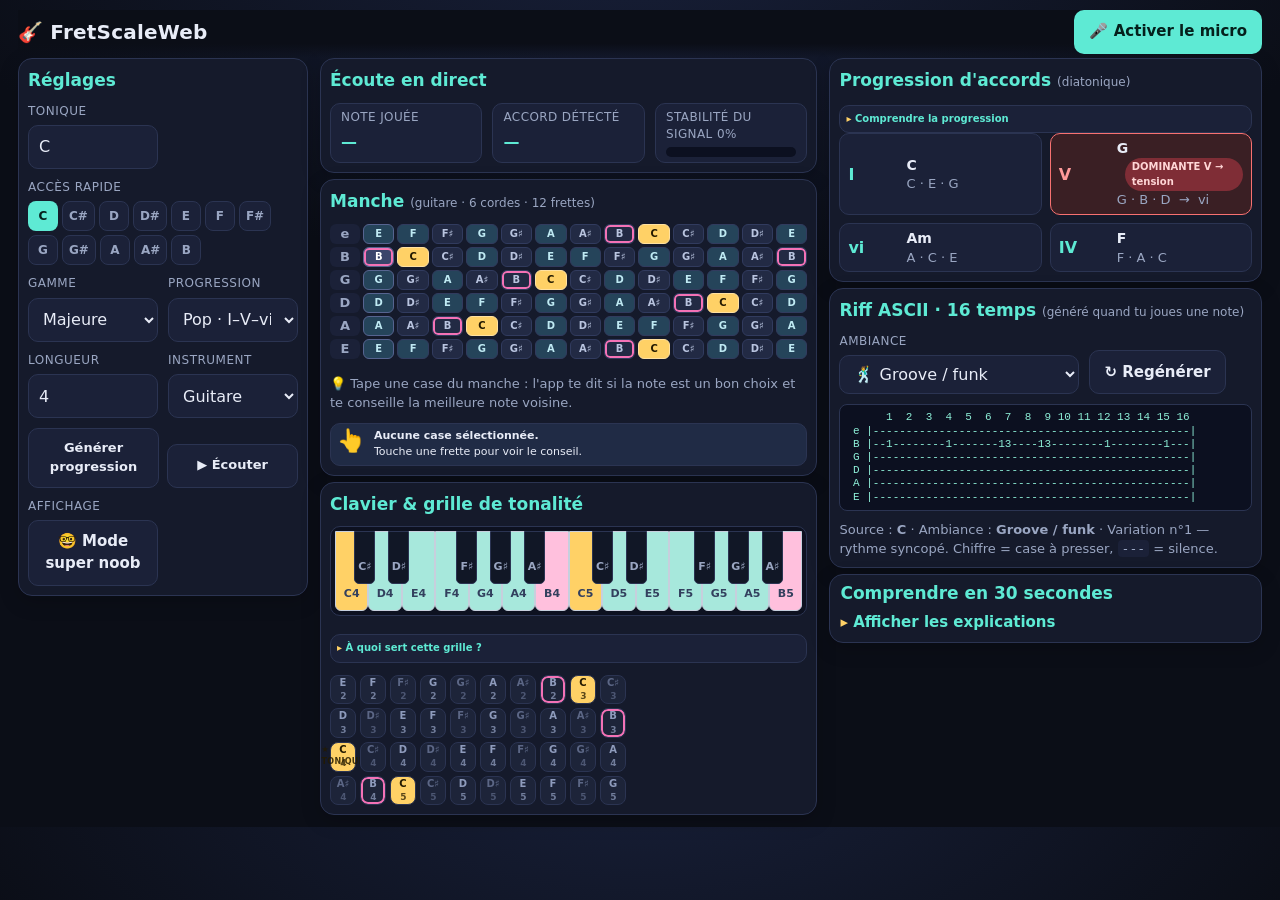
<file: index.html>
<!DOCTYPE html>
<html lang="fr">
<head>
  <meta charset="UTF-8">
  <meta name="viewport" content="width=device-width, initial-scale=1, viewport-fit=cover">
  <meta name="theme-color" content="#0b0e17">
  <meta name="description" content="Détecte les notes et accords joués à la guitare ou à la basse et les affiche sur un manche et un clavier, avec progressions d'accords diatoniques.">
  <title>FretScaleWeb — Notes, accords & progressions 🎸</title>
  <link rel="stylesheet" href="style.css">
</head>
<body>
  <header class="topbar">
    <div class="brand"><span aria-hidden="true">🎸</span> FretScaleWeb</div>
    <button id="micBtn" class="btn btn-primary" type="button">🎤 Activer le micro</button>
  </header>

  <main>
  <div id="banner" class="banner hidden" role="status"></div>
  <div class="cols">
    <div class="col col-settings">
      <section id="controlsPanel" class="panel" aria-labelledby="controlsTitle">
      <h2 id="controlsTitle">Réglages</h2>
      <div class="controls">
        <label class="field">
          <span>Tonique</span>
          <input id="keyInput" list="noteList" value="C" maxlength="3" autocomplete="off" spellcheck="false" aria-label="Note racine (tonique)">
          <datalist id="noteList">
            <option value="C"></option><option value="C#"></option><option value="D"></option>
            <option value="D#"></option><option value="E"></option><option value="F"></option>
            <option value="F#"></option><option value="G"></option><option value="G#"></option>
            <option value="A"></option><option value="A#"></option><option value="B"></option>
            <option value="Db"></option><option value="Eb"></option><option value="Gb"></option>
            <option value="Ab"></option><option value="Bb"></option>
          </datalist>
        </label>

        <div class="field field-chips">
          <span>Accès rapide</span>
          <div id="noteChips" class="note-chips" role="group" aria-label="Choisir la tonique"></div>
        </div>

        <label class="field">
          <span>Gamme</span>
          <select id="scaleSelect" aria-label="Gamme majeure ou mineure">
            <option value="major">Majeure</option>
            <option value="minor">Mineure</option>
          </select>
        </label>

        <label class="field">
          <span>Progression</span>
          <select id="progSelect" aria-label="Type de progression">
            <option value="pop">Pop · I–V–vi–IV</option>
            <option value="classic">Classique · I–IV–V–I</option>
            <option value="jazz">Jazz · ii–V–I</option>
          </select>
        </label>

        <label class="field">
          <span>Longueur</span>
          <input id="lengthInput" type="number" min="1" max="16" value="4" aria-label="Nombre d'accords">
        </label>

        <label class="field">
          <span>Instrument</span>
          <select id="instrumentSelect" aria-label="Guitare ou basse">
            <option value="guitar">Guitare</option>
            <option value="bass">Basse</option>
          </select>
        </label>

        <div class="field field-buttons">
          <button id="genBtn" class="btn" type="button">Générer progression</button>
          <button id="playBtn" class="btn" type="button">▶ Écouter</button>
        </div>

        <label class="field">
          <span>Affichage</span>
          <button id="noobBtn" class="btn btn-toggle" type="button" aria-pressed="false">🤓 Mode super noob</button>
        </label>
      </div>
    </section>
    </div>
    <div class="col col-main">
      <section id="livePanel" class="panel" aria-labelledby="liveTitle">
      <h2 id="liveTitle">Écoute en direct</h2>
      <div class="live">
        <div class="live-item">
          <span class="live-label">Note jouée</span>
          <strong id="liveNote" class="live-value">—</strong>
        </div>
        <div class="live-item">
          <span class="live-label">Accord détecté</span>
          <strong id="liveChord" class="live-value">—</strong>
        </div>
        <div class="live-item live-wide">
          <span class="live-label">Stabilité du signal <span id="clarityTxt">0%</span></span>
          <div class="meter"><div id="clarityBar" class="meter-fill"></div></div>
        </div>
      </div>
      <p class="hint" id="micHint">Active le micro, joue une note ou un accord : le manche et le clavier s'allument en temps réel. Tu peux aussi taper les touches du piano pour tester.</p>
    </section>
      <section id="fretPanel" class="panel" aria-labelledby="fretTitle">
      <h2 id="fretTitle">Manche <span id="fretSubtitle" class="subtitle">(guitare · 12 frettes)</span></h2>
      <div class="fretboard-scroll">
        <div id="fretboard" class="fretboard" role="group" aria-label="Manche : tape une case pour connaître la meilleure note à jouer"></div>
      </div>
      <p class="hint">💡 Tape une case du manche : l'app te dit si la note est un bon choix et te conseille la meilleure note voisine.</p>
      <div id="fretAdvice" class="fret-advice" role="status">
        <span class="advice-icon">👆</span>
        <div><b>Aucune case sélectionnée.</b><br>Touche une frette pour voir le conseil.</div>
      </div>
    </section>
      <section id="keysPanel" class="panel" aria-labelledby="keysTitle">
      <h2 id="keysTitle">Clavier &amp; grille de tonalité</h2>
      <div class="piano-wrap">
        <div id="piano" class="piano" role="group" aria-label="Petit clavier de piano, touche pour écouter une note"></div>
      </div>
      <details class="grid-help" open>
        <summary>À quoi sert cette grille ?</summary>
        <p>C'est une <b>carte des notes</b> autour de la tonique : elle montre d'un coup d'œil quelles notes sont dans la gamme, dans l'accord joué, et quelle est la note sensible. Tu n'as <b>rien à jouer ici</b> — pour jouer, regarde la tablature ou le manche. <b>Tape une case</b> pour écouter la note et la voir s'allumer sur le manche.</p>
        <p class="grid-legend">★ = milieu (tonique) &nbsp;·&nbsp; fond bleu = notes de la gamme &nbsp;·&nbsp; contour vert = notes de l'accord &nbsp;·&nbsp; contour rose = note sensible</p>
      </details>
      <div id="noteGrid" class="note-grid" role="group" aria-label="Carte de 40 notes : tape une case pour écouter la note"></div>
    </section>
    </div>
    <div class="col col-side">
      <section id="chordsPanel" class="panel" aria-labelledby="chordsTitle">
      <h2 id="chordsTitle">Progression d'accords <span class="subtitle">(diatonique)</span></h2>
      <details class="grid-help" open>
        <summary>Comprendre la progression</summary>
        <p><b>C'est quoi ?</b> Une suite d'accords construits <b>uniquement avec les notes de la gamme choisie</b>
        (diatonique) : c'est pour ça qu'ils sonnent bien ensemble. Chaque ligne = un accord, avec son
        <b>degré</b> (I, V, vi…), son nom et ses 3 notes.</p>
        <p><b>Comment s'en servir ?</b> Choisis la tonique, la gamme, le type de progression et la longueur,
        puis « Générer progression ». L'accord <b>V (rouge)</b> crée une tension qui appelle le retour à
        <b>I (vert)</b>. « Écouter » joue la suite. Pour la jouer toi-même, ouvre le <b>mode super noob</b>
        : chaque accord a sa tablature. Tu peux aussi cliquer sur un accord pour charger sa tab et son riff.</p>
      </details>
      <div id="chords" class="chords"></div>
    </section>
      <section id="riffPanel" class="panel" aria-labelledby="riffTitle">
      <h2 id="riffTitle">Riff ASCII · 16 temps <span class="subtitle">(généré quand tu joues une note)</span></h2>
      <div class="riff-controls">
        <label class="field">
          <span>Ambiance</span>
          <select id="moodSelect" aria-label="Ambiance du riff">
            <option value="calme">😌 Calme / ballade</option>
            <option value="groove" selected>🕺 Groove / funk</option>
            <option value="rock">🤘 Rock</option>
            <option value="reggae">🌴 Reggae</option>
            <option value="jazz">🎷 Jazz</option>
            <option value="metal">💀 Métal</option>
          </select>
        </label>
        <button id="riffBtn" class="btn" type="button">↻ Regénérer</button>
      </div>
      <pre id="riffTab" class="riff-tab" aria-live="polite"></pre>
      <p class="hint" id="riffCaption">Joue une note (micro, piano, grille ou manche) : un riff de 16 temps est créé automatiquement. Les chiffres sont les cases à presser, <code>---</code> = silence.</p>
    </section>
      <section id="noobPanel" class="panel hidden" aria-labelledby="noobTitle">
      <h2 id="noobTitle">Tablature <span class="subtitle">(mode super noob)</span></h2>
      <div id="noobContent"></div>
    </section>
      <section id="theoryPanel" class="panel" aria-labelledby="theoryTitle">
      <h2 id="theoryTitle">Comprendre en 30 secondes</h2>
      <details class="theory-details" open>
        <summary>Afficher les explications</summary>
      <ul class="legend">
        <li><b>Accord diatonique</b> : construit uniquement avec les notes de la gamme → les accords sonnent bien ensemble.</li>
        <li><b>Dominante (V)</b> : l'accord qui crée une tension et appelle le retour à la tonique (I). En do majeur, Sol appelle Do.</li>
        <li><b>Note sensible (7<sup>e</sup>)</b> : tire l'oreille vers la tonique (Si → Do). Elle est mise en évidence en rose.</li>
        <li><b>Note cible / d'accord</b> : une note qui appartient à l'accord du moment → toujours stable. Elle est entourée en vert.</li>
        <li><b>Note de passage</b> : note de liaison entre deux notes de la gamme ; elle est grisée sur la grille.</li>
      </ul>
      <div class="color-key">
        <span><i class="sw sw-tonic"></i> Tonique</span>
        <span><i class="sw sw-scale"></i> Notes de la gamme</span>
        <span><i class="sw sw-chord"></i> Notes de l'accord</span>
        <span><i class="sw sw-play"></i> Note jouée</span>
        <span><i class="sw sw-lead"></i> Note sensible</span>
      </div>
      </details>
    </section>
    </div>
  </div>
</main>

  <footer>
    FretScaleWeb · fonctionne hors ligne · le micro demande <code>HTTPS</code> ou <code>localhost</code> sur mobile.
  </footer>

  <!-- Architecture MVC : Modèle → Vue → Contrôleur -->
  <script src="js/model.js"></script>
  <script src="js/view.js"></script>
  <script src="js/controller.js"></script>
</body>
</html>
</file>
<file: style.css>
:root {
  --bg: #0b0e17;
  --panel: #151a2b;
  --panel-2: #1b2138;
  --line: #2b3452;
  --txt: #e8ecf7;
  --muted: #9aa6c2;
  --accent: #5eead4;
  --tonic: #ffd166;
  --chord: #a78bfa;
  --play: #22c55e;
  --lead: #f472b6;
  --danger: #f87171;
  --radius: 14px;
}

* { box-sizing: border-box; }

html { -webkit-text-size-adjust: 100%; }

body {
  margin: 0;
  padding: calc(10px + env(safe-area-inset-top)) 12px calc(24px + env(safe-area-inset-bottom));
  background: radial-gradient(1200px 600px at 50% -10%, #18203a 0%, var(--bg) 60%);
  color: var(--txt);
  font: 15px/1.45 system-ui, -apple-system, "Segoe UI", Roboto, sans-serif;
  max-width: 980px;
  margin-inline: auto;
}

.topbar {
  display: flex;
  align-items: center;
  justify-content: space-between;
  gap: 10px;
  flex-wrap: wrap;
  padding: 10px 0 16px;
  position: sticky;
  top: 0;
  z-index: 30;
  background: linear-gradient(var(--bg) 70%, transparent);
}

.brand { font-size: 20px; font-weight: 800; letter-spacing: .2px; }

h1, h2 { margin: 0 0 10px; }
h2 { font-size: 16px; color: var(--accent); }
.subtitle { font-size: 12px; color: var(--muted); font-weight: 400; }

.panel {
  background: var(--panel);
  border: 1px solid var(--line);
  border-radius: var(--radius);
  padding: 14px;
  margin-bottom: 12px;
  box-shadow: 0 6px 20px rgba(0, 0, 0, .18);
}

/* Boutons et champs tactiles */
.btn {
  min-height: 44px;
  padding: 10px 14px;
  border: 1px solid var(--line);
  border-radius: 10px;
  background: var(--panel-2);
  color: var(--txt);
  font: inherit;
  font-weight: 600;
  cursor: pointer;
  -webkit-tap-highlight-color: transparent;
}
.btn:active { transform: translateY(1px); }
.btn-primary { background: var(--accent); color: #05201c; border-color: transparent; }
.btn.listening { background: var(--danger); color: #2a0707; border-color: transparent; }
.btn-toggle[aria-pressed="true"] { background: var(--chord); color: #1a0f2e; border-color: transparent; }

.field { display: flex; flex-direction: column; gap: 5px; min-width: 0; }
.field > span { font-size: 12px; color: var(--muted); text-transform: uppercase; letter-spacing: .5px; }
.field input, .field select {
  width: 100%;
  min-height: 44px;
  padding: 8px 10px;
  border: 1px solid var(--line);
  border-radius: 10px;
  background: var(--panel-2);
  color: var(--txt);
  font: inherit;
  font-size: 16px; /* évite le zoom auto sur iOS */
}
.field input:focus, .field select:focus { outline: 2px solid var(--accent); outline-offset: 1px; }

.note-chips { display: flex; flex-wrap: wrap; gap: 4px; }
.note-chips button {
  min-width: 30px; min-height: 30px; padding: 0 6px;
  border: 1px solid var(--line); border-radius: 8px;
  background: var(--panel-2); color: var(--muted);
  font: inherit; font-size: 12px; font-weight: 800; cursor: pointer;
  -webkit-tap-highlight-color: transparent;
}
.note-chips button.active { background: var(--accent); color: #05201c; border-color: transparent; }

.controls {
  display: grid;
  grid-template-columns: repeat(2, minmax(0, 1fr));
  gap: 10px;
}
.field-buttons { flex-direction: row; align-items: end; gap: 8px; min-width: 0; }
.field-buttons .btn { flex: 1 1 0; min-width: 0; padding-inline: 8px; font-size: 13px; }
@media (min-width: 700px) { .controls { grid-template-columns: repeat(4, minmax(0, 1fr)); } }

.banner {
  padding: 12px 14px;
  border-radius: 12px;
  margin-bottom: 12px;
  background: #3b2a12;
  border: 1px solid #7a5a22;
  color: #ffdca8;
  font-size: 14px;
}
.banner.error { background: #40201f; border-color: #8a3636; color: #ffc4c2; }
.hidden { display: none !important; }

/* Écoute en direct */
.live { display: grid; grid-template-columns: repeat(2, minmax(0, 1fr)); gap: 10px; }
.live-item {
  background: var(--panel-2);
  border: 1px solid var(--line);
  border-radius: 10px;
  padding: 10px 12px;
  display: flex;
  flex-direction: column;
  gap: 4px;
}
.live-wide { grid-column: 1 / -1; }
.live-label { font-size: 12px; color: var(--muted); text-transform: uppercase; letter-spacing: .4px; }
.live-value { font-size: 24px; color: var(--accent); }
.meter { height: 10px; background: #0c1020; border-radius: 99px; overflow: hidden; }
.meter-fill { height: 100%; width: 0%; background: linear-gradient(90deg, var(--chord), var(--accent)); transition: width .12s linear; }
.hint { color: var(--muted); font-size: 13px; margin: 10px 0 0; }

/* Manche */
.fretboard-scroll { overflow-x: auto; -webkit-overflow-scrolling: touch; padding-bottom: 6px; }
.fretboard {
  display: grid;
  grid-template-columns: 34px repeat(13, minmax(34px, 1fr));
  gap: 3px;
  min-width: 520px;
}
.str-label {
  position: sticky;
  left: 0;
  z-index: 2;
  display: flex;
  align-items: center;
  justify-content: center;
  background: var(--panel-2);
  border-radius: 6px;
  font-weight: 800;
  color: var(--muted);
  font-size: 13px;
}
.fret {
  min-height: 38px;
  display: flex;
  align-items: center;
  justify-content: center;
  border-radius: 6px;
  background: #222a44;
  border: 1px solid #313b5e;
  font-size: 12px;
  font-weight: 700;
  color: #b9c4df;
  transition: background .1s, color .1s;
}
.fret.fret-0 { background: #3a456b; border-color: #566490; color: #fff; }
.fret.scale { background: #25445a; color: #bfeaf3; }
.fret.tonic { background: var(--tonic); color: #241a00; border-color: #ffe1a0; }
.fret.chord { box-shadow: inset 0 0 0 2px var(--chord); color: #fff; }
.fret.leading { box-shadow: inset 0 0 0 2px var(--lead); }
.fret.playing { background: var(--play); color: #04180b; box-shadow: none; animation: pop .35s ease; }
.fret { cursor: pointer; -webkit-tap-highlight-color: transparent; }
.fret.selected { outline: 3px solid var(--accent); outline-offset: -2px; }

.fret-advice {
  display: flex; gap: 10px; align-items: flex-start;
  margin-top: 10px; padding: 10px 12px;
  border-radius: 10px; background: #202b45; border: 1px solid var(--line);
  font-size: 13px; line-height: 1.5;
}
.fret-advice .advice-icon { font-size: 22px; line-height: 1.2; }
.fret-advice b { color: var(--txt); }
.fret-advice.good { background: #153024; border-color: #2c7a4b; }
.fret-advice.mid { background: #2d2b45; border-color: #6b5bb0; }
.fret-advice.bad { background: #3a1f24; border-color: #8a3636; }
.fret-advice .advice-best { display: block; margin-top: 5px; color: var(--accent); font-weight: 700; }
@keyframes pop { 50% { transform: scale(1.12); } }

/* Clavier */
.piano-wrap { overflow-x: auto; -webkit-overflow-scrolling: touch; padding-bottom: 6px; }
.piano {
  position: relative;
  height: 150px;
  min-width: 420px;
  display: flex;
  padding: 4px;
  border-radius: 10px;
  background: #0d1120;
  border: 1px solid var(--line);
  user-select: none;
  -webkit-user-select: none;
}
.wkey, .bkey {
  display: flex;
  align-items: flex-end;
  justify-content: center;
  padding-bottom: 8px;
  font-size: 11px;
  font-weight: 700;
  cursor: pointer;
  -webkit-tap-highlight-color: transparent;
}
.wkey {
  flex: 1;
  background: #f3f6fb;
  color: #33405e;
  border: 1px solid #c7cfdd;
  border-radius: 0 0 6px 6px;
}
.bkey {
  position: absolute;
  top: 4px;
  height: 60%;
  background: #111726;
  color: #9aa6c2;
  border: 1px solid #2b3452;
  border-radius: 0 0 5px 5px;
  z-index: 3;
}
.wkey.hl-scale { background: #a7e8dc; }
.wkey.hl-chord { background: #d3c6ff; }
.wkey.hl-tonic { background: var(--tonic); }
.wkey.hl-leading { background: #ffc0dd; }
.wkey.hl-play { background: var(--play); color: #04180b; }
.bkey.hl-scale { background: #1d6b62; color: #d8fff8; }
.bkey.hl-chord { background: #5b46a8; color: #fff; }
.bkey.hl-tonic { background: #a97b13; color: #fff; }
.bkey.hl-leading { background: #9d2f63; color: #fff; }
.bkey.hl-play { background: #15803d; color: #fff; }

/* Grille 5 x 8 */
details.grid-help, details.tab-intro, details.theory-details { cursor: default; }
.grid-help summary, .tab-intro summary, .theory-details summary {
  cursor: pointer;
  font-weight: 800;
  color: var(--accent);
  list-style: none;
  padding: 2px 0;
  -webkit-tap-highlight-color: transparent;
}
.grid-help summary::-webkit-details-marker, .tab-intro summary::-webkit-details-marker,
.theory-details summary::-webkit-details-marker { display: none; }
.grid-help summary::before, .tab-intro summary::before, .theory-details summary::before {
  content: '▸ '; color: var(--tonic);
}
.grid-help[open] summary::before, .tab-intro[open] summary::before,
.theory-details[open] summary::before { content: '▾ '; }
.grid-help[open] summary, .tab-intro[open] summary, .theory-details[open] summary { margin-bottom: 6px; }

.grid-help {
  background: var(--panel-2);
  border: 1px solid var(--line);
  border-radius: 10px;
  padding: 10px 12px;
  margin-top: 12px;
  font-size: 13px;
  color: var(--muted);
}
.grid-help p { margin: 0 0 6px; }
.grid-help p:last-child { margin-bottom: 0; }
.grid-help b { color: var(--txt); }
.grid-legend { font-size: 12px; line-height: 1.6; }
.gcell { cursor: pointer; -webkit-tap-highlight-color: transparent; }
.gcell .g-oct { font-size: 9px; opacity: .75; margin-left: 1px; }

/* Grille 5 x 8 */
.note-grid { display: grid; grid-template-columns: repeat(8, 1fr); gap: 4px; margin-top: 12px; }
.gcell {
  aspect-ratio: 1;
  display: flex;
  align-items: center;
  justify-content: center;
  flex-direction: column;
  border-radius: 8px;
  background: #1d2439;
  border: 1px solid #2b3452;
  font-size: 12px;
  font-weight: 700;
  color: #8e9bbc;
  position: relative;
}
.gcell.in-scale { background: #25445a; color: #cdeef5; }
.gcell.pass { color: #5c6786; }
.gcell.tonic { background: var(--tonic); color: #241a00; }
.gcell.chord { box-shadow: inset 0 0 0 2px var(--chord); color: #fff; }
.gcell.leading { box-shadow: inset 0 0 0 2px var(--lead); }
.gcell.playing { background: var(--play); color: #04180b; box-shadow: none; }
.gcell .dot { position: absolute; bottom: 3px; font-size: 8px; letter-spacing: .3px; opacity: .85; }

/* Progression */
.chords { display: flex; flex-direction: column; gap: 8px; }
.chord-row {
  cursor: pointer;
  -webkit-tap-highlight-color: transparent;
  display: grid;
  grid-template-columns: 48px 1fr;
  gap: 10px;
  align-items: center;
  padding: 10px 12px;
  border-radius: 10px;
  background: var(--panel-2);
  border: 1px solid var(--line);
}
.chord-row.dominant { border-color: var(--danger); background: #3a1f24; }
.chord-row.resolution { border-color: var(--play); background: #153024; }
.deg { font-size: 20px; font-weight: 800; color: var(--accent); }
.chord-row.dominant .deg { color: #ff9a9a; }
.chord-row.resolution .deg { color: #7ee6a8; }
.chord-name { font-size: 18px; font-weight: 800; }
.chord-notes { color: var(--muted); font-size: 13px; }
.tag {
  display: inline-block;
  margin-left: 8px;
  padding: 2px 7px;
  border-radius: 99px;
  font-size: 10px;
  font-weight: 700;
  vertical-align: middle;
}
.tag.dom { background: #7f2d36; color: #ffd6d6; }
.tag.res { background: #1c6b41; color: #d6ffe6; }

.legend { margin: 0; padding-left: 18px; color: var(--muted); }
.legend li { margin-bottom: 6px; }
.legend b { color: var(--txt); }
.color-key { display: flex; flex-wrap: wrap; gap: 10px 16px; margin-top: 12px; font-size: 12px; color: var(--muted); }
.color-key span { display: inline-flex; align-items: center; gap: 6px; }
.sw { width: 13px; height: 13px; border-radius: 4px; display: inline-block; border: 1px solid #0006; }
.sw-tonic { background: var(--tonic); }
.sw-scale { background: #25445a; border-color: #4a7f95; }
.sw-chord { background: #5b46a8; box-shadow: inset 0 0 0 2px var(--chord); }
.sw-play { background: var(--play); }
.sw-lead { background: #9d2f63; box-shadow: inset 0 0 0 2px var(--lead); }

/* Riff ASCII 16 temps */
.riff-controls { display: flex; gap: 10px; align-items: end; margin-bottom: 10px; flex-wrap: wrap; }
.riff-controls .field { max-width: 240px; flex: 1; }
.riff-tab {
  margin: 0;
  padding: 12px;
  background: #0c1020;
  border: 1px solid var(--line);
  border-radius: 8px;
  color: #8ef0d8;
  font-family: ui-monospace, "SFMono-Regular", Consolas, "Courier New", monospace;
  font-size: 13px;
  line-height: 1.55;
  overflow-x: auto;
  -webkit-overflow-scrolling: touch;
  white-space: pre;
}

/* Mode super noob : tablature */
.tab-intro {
  background: #202b45;
  border: 1px solid var(--line);
  border-radius: 10px;
  padding: 10px 12px;
  margin-bottom: 12px;
  color: #c9d6f0;
  font-size: 13px;
}
.tab-intro b { color: var(--tonic); }
.bass-tip { background: #21324a; border-color: #3f6285; margin-bottom: 10px; }
.tab-card {
  background: var(--panel-2);
  border: 1px solid var(--line);
  border-radius: 10px;
  padding: 10px 12px;
  margin-bottom: 10px;
  overflow-x: auto;
  -webkit-overflow-scrolling: touch;
}
.tab-head { display: flex; justify-content: space-between; align-items: baseline; gap: 10px; margin-bottom: 8px; }
.tab-head b { color: var(--accent); font-size: 16px; }
.tab-head span { color: var(--muted); font-size: 12px; white-space: nowrap; }
.tab {
  min-width: 300px;
  font-family: ui-monospace, "SFMono-Regular", Consolas, "Courier New", monospace;
  font-size: 14px;
}
.tab-row {
  display: grid;
  grid-template-columns: 18px repeat(13, 1fr);
  gap: 2px;
  align-items: center;
  margin: 3px 0;
}
.tab-string { color: var(--muted); font-weight: 800; text-align: center; }
.tab-cell { text-align: center; color: #4e5a7c; border-radius: 4px; }
.tab-cell.num { background: var(--accent); color: #05201c; font-weight: 800; }
.tab-cell.mute { color: #e07a7a; font-weight: 700; }
body.noob .fret { font-size: 14px; }
body.noob .fret:not(.playing):not(.chord):not(.tonic):not(.leading):not(.scale) { opacity: .4; }

footer { text-align: center; color: var(--muted); font-size: 12px; padding: 10px 0; }
code { background: var(--panel-2); padding: 1px 4px; border-radius: 4px; }

/* --- Écran large / PC : tableau de bord compact --- */
@media (min-width: 1100px) {
  h2 { font-size: 17px; }
  .panel { padding: 12px; }
  #controlsPanel .controls { grid-template-columns: repeat(2, minmax(0, 1fr)); }
  #controlsPanel .field-chips, #controlsPanel .field-buttons { grid-column: 1 / -1; }
  .fretboard { min-width: 0; }
  .fret { min-height: 36px; font-size: 12px; }
  .piano { min-width: 0; height: 150px; }
  .tab { min-width: 0; }
  .note-grid { grid-template-columns: repeat(8, minmax(0, 54px)); justify-content: start; }
  .live { grid-template-columns: repeat(3, minmax(0, 1fr)); }
  .live-wide { grid-column: auto; }
  .chords { display: grid; grid-template-columns: repeat(2, minmax(0, 1fr)); }
  .legend { columns: 2; }
}

/* Mobile : les colonnes n'existent pas, les panneaux se suivent dans l'ordre. */
.cols { display: block; }
.col { display: contents; }

/* PC : 3 colonnes flex empilées — aucun trou, aucun défilement interne. */
@media (min-width: 1200px) and (min-height: 700px) {
  body {
    max-width: 1680px;
    display: flex;
    flex-direction: column;
    padding: 10px 18px 12px;
  }
  .topbar { flex: 0 0 auto; padding: 0 0 4px; }
  main { flex: 1 1 auto; display: block; }
  main > .banner { display: none; }
  .cols {
    display: grid;
    grid-template-columns: 290px minmax(0, 1.15fr) minmax(0, 1fr);
    gap: 12px;
    align-items: start;
  }
  .col { display: flex; flex-direction: column; gap: 6px; min-width: 0; }
  .panel { padding: 9px; margin-bottom: 0; }
  .live-item { padding: 5px 10px; }
  .live-value { font-size: 16px; }
  #livePanel > .hint { display: none; }
  .fretboard { grid-template-columns: 30px repeat(13, minmax(26px, 1fr)); }
  .fret { min-height: 20px; font-size: 10px; }
  .fret-advice { padding: 4px 6px; font-size: 11px; }
  .note-grid { grid-template-columns: repeat(10, minmax(0, 26px)); }
  .gcell { font-size: 10px; }
  .piano { height: 90px; }
  #theoryPanel { padding: 6px 10px; }
  #theoryPanel h2 { margin-bottom: 4px; }
  #theoryPanel .color-key { display: none; }
  .grid-help { padding: 4px 6px; font-size: 10px; }
  .grid-help p { margin-bottom: 2px; }
  .chord-row { padding: 4px 8px; }
  .chord-name { font-size: 14px; }
  .deg { font-size: 16px; }
  .riff-controls .field select { min-height: 38px; }
  .riff-tab { font-size: 11px; line-height: 1.2; padding: 6px; }
  .legend { columns: 3; font-size: 11px; line-height: 1.35; margin: 0; }

  #noobContent { display: grid; grid-template-columns: repeat(auto-fit, minmax(230px, 1fr)); gap: 8px; align-items: start; }
  #noobContent > details { grid-column: 1 / -1; }
  #noobContent > .hint { display: none; }
  #noobContent .tab-card { margin-bottom: 0; padding: 8px; }
  #noobContent .tab-head { margin-bottom: 4px; }
  #noobContent .tab-head b { font-size: 13px; }
  #noobContent .tab { font-size: 9px; min-width: 0; }
  #noobContent .tab-row { margin: 0; line-height: 1.15; gap: 1px; }
  #noobContent .tab-intro { padding: 6px 8px; }
  /* En mode noob, le clavier et la théorie s'effacent : la colonne reste pleine. */
  body.noob #keysPanel, body.noob #theoryPanel { display: none; }
  footer { display: none; }
}

/* Très grands écrans (1920 px et +) : colonnes plus larges, textes agrandis */
@media (min-width: 1700px) and (min-height: 900px) {
  body { max-width: none; padding: 16px 34px 20px; }
  h2 { font-size: 19px; }
  .panel { padding: 16px; }
  .cols { grid-template-columns: 320px minmax(0, 1fr) minmax(0, 1fr); gap: 16px; }
  .fretboard { grid-template-columns: 30px repeat(13, minmax(30px, 1fr)); }
  .fret { min-height: 26px; font-size: 12px; }
  .piano { height: 100px; }
  .note-grid { grid-template-columns: repeat(10, minmax(0, 32px)); gap: 4px; }
  .gcell { font-size: 12px; }
  .grid-help { font-size: 12px; padding: 8px 10px; }
  .grid-help p { margin-bottom: 5px; }
  .hint { font-size: 12px; margin-top: 8px; }
  .live-value { font-size: 22px; }
  .chord-row { padding: 10px 12px; }
  .chord-name { font-size: 17px; }
  .deg { font-size: 18px; }
  .riff-tab { font-size: 13px; line-height: 1.5; padding: 12px; }
  .legend { columns: 3; font-size: 13px; line-height: 1.5; }
  .color-key { font-size: 13px; margin-top: 10px; gap: 8px 14px; }
  #noobContent { grid-template-columns: repeat(2, minmax(0, 1fr)); }
  #noobContent .tab { font-size: 11px; }
  #noobContent .tab-row { margin: 1px 0; }
}
</file>
